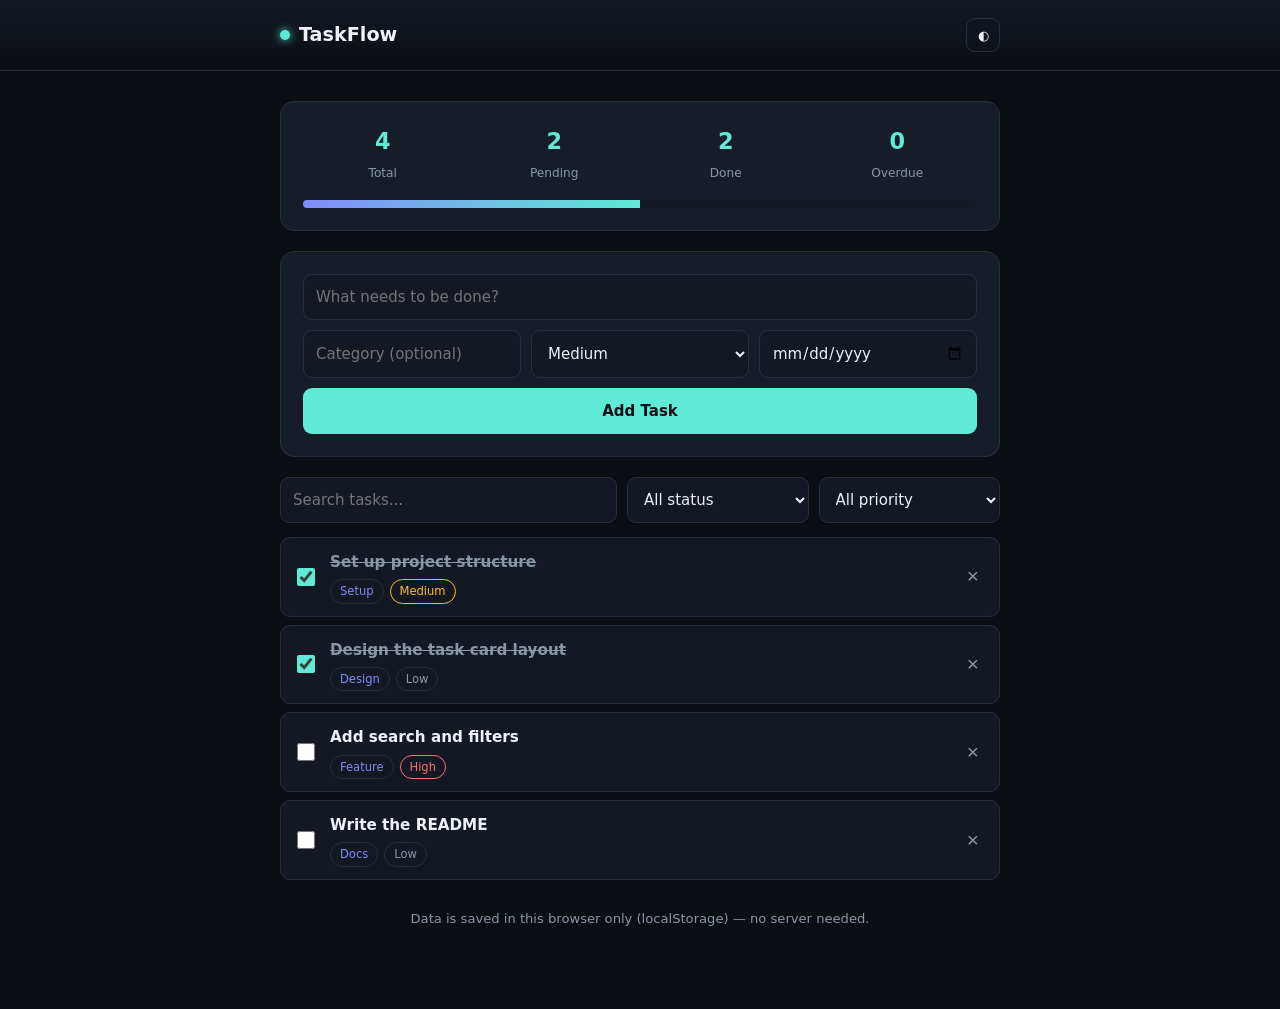
<file: index.html>
<!DOCTYPE html>
<html lang="en">
<head>
<meta charset="utf-8">
<meta name="viewport" content="width=device-width, initial-scale=1">
<title>TaskFlow — JavaScript Web Application</title>
<link rel="stylesheet" href="style.css">
</head>
<body>
<header><div class="w">
<div class="brand"><span class="dot"></span><h1>TaskFlow</h1></div>
<button class="theme-btn" id="themeBtn" aria-label="Toggle light or dark mode">◐</button>
</div></header>

<div class="w">
<div class="card">
<div class="stats">
  <div class="stat"><b id="statTotal">0</b><span>Total</span></div>
  <div class="stat"><b id="statPending">0</b><span>Pending</span></div>
  <div class="stat"><b id="statDone">0</b><span>Done</span></div>
  <div class="stat"><b id="statOverdue">0</b><span>Overdue</span></div>
</div>
<div class="progress"><i id="progressBar"></i></div>
</div>

<div class="card">
<form id="taskForm">
  <input name="title" placeholder="What needs to be done?" required maxlength="120">
  <div class="row">
    <input name="category" placeholder="Category (optional)" maxlength="40">
    <select name="priority" id="priority">
      <option>Low</option><option selected>Medium</option><option>High</option>
    </select>
    <input name="dueDate" type="date">
  </div>
  <button class="btn" type="submit">Add Task</button>
</form>
</div>

<div class="toolbar">
  <input type="text" id="search" placeholder="Search tasks...">
  <select id="statusFilter">
    <option value="all">All status</option>
    <option value="pending">Pending</option>
    <option value="done">Done</option>
  </select>
  <select id="priorityFilter">
    <option value="all">All priority</option>
    <option>Low</option><option>Medium</option><option>High</option>
  </select>
</div>

<div id="taskList"></div>

<footer>Data is saved in this browser only (localStorage) — no server needed.</footer>
</div>

<script src="script.js"></script>
</body>
</html>
</file>
<file: style.css>
:root{--bg:#0b0e13;--bg2:#131822;--card:#171d28;--line:#262f3d;--tx:#eef2f7;--mut:#8b96a5;--ac:#5eead4;--ac2:#818cf8;--err:#f87171;--warn:#fbbf24;--on:#0b0e13;
box-sizing:border-box}
:root[data-theme="light"]{--bg:#f5f7fa;--bg2:#eef1f6;--card:#fff;--line:#dbe1ea;--tx:#151b26;--mut:#5b6675;--ac:#0d9488;--ac2:#4f46e5;--err:#dc2626;--warn:#b45309;--on:#fff}
*{box-sizing:border-box}
body{margin:0;background:var(--bg);color:var(--tx);font:15px/1.6 system-ui,-apple-system,'Segoe UI',sans-serif;transition:background .25s,color .25s}
.w{max-width:760px;margin:0 auto;padding:30px 20px 60px}
header{border-bottom:1px solid var(--line);background:linear-gradient(180deg,var(--bg2),var(--bg))}
header .w{display:flex;justify-content:space-between;align-items:center;padding:18px 20px}
.brand{display:flex;align-items:center;gap:9px}
.dot{width:10px;height:10px;border-radius:50%;background:var(--ac);box-shadow:0 0 10px var(--ac)}
h1{font-size:1.2rem;margin:0}
.theme-btn{background:none;border:1px solid var(--line);color:var(--tx);width:34px;height:34px;border-radius:9px;cursor:pointer}
.theme-btn:hover{border-color:var(--ac)}
.card{background:var(--card);border:1px solid var(--line);border-radius:14px;padding:22px;margin-bottom:20px}
.stats{display:grid;grid-template-columns:repeat(4,1fr);gap:12px;margin-bottom:16px}
.stat{text-align:center}
.stat b{display:block;font-size:1.4rem;color:var(--ac)}
.stat span{color:var(--mut);font-size:.76rem}
.progress{height:8px;background:var(--bg2);border-radius:99px;overflow:hidden}
.progress i{display:block;height:100%;width:0;background:linear-gradient(90deg,var(--ac2),var(--ac));transition:width .4s}
form{display:grid;gap:10px}
.row{display:grid;grid-template-columns:1fr 1fr 1fr;gap:10px}
input,select{font:inherit;color:var(--tx);background:var(--bg2);border:1px solid var(--line);border-radius:9px;padding:10px 12px;width:100%}
input:focus,select:focus{outline:none;border-color:var(--ac)}
.btn{background:var(--ac);color:var(--on);border:none;border-radius:9px;padding:11px 20px;font:inherit;font-weight:600;cursor:pointer}
.btn:hover{opacity:.9}
.toolbar{display:flex;gap:10px;flex-wrap:wrap;margin-bottom:14px}
.toolbar input{flex:2;min-width:160px}
.toolbar select{flex:1;min-width:110px}
.task{display:flex;align-items:center;gap:12px;padding:12px;border:1px solid var(--line);border-radius:10px;margin-bottom:8px;background:var(--bg2)}
.task.done .title{text-decoration:line-through;color:var(--mut)}
.task .chk{width:18px;height:18px;accent-color:var(--ac);flex-shrink:0}
.task .body{flex:1;min-width:0}
.title{font-weight:600;font-size:.95rem}
.meta{display:flex;gap:6px;flex-wrap:wrap;margin-top:5px}
.badge{font-size:.72rem;padding:2px 9px;border-radius:99px;border:1px solid var(--line);color:var(--mut)}
.badge.cat{color:var(--ac2)}
.pri-Low{color:var(--mut)}
.pri-Medium{color:var(--warn);border-color:var(--warn)}
.pri-High{color:var(--err);border-color:var(--err)}
.due{font-size:.72rem;color:var(--mut)}
.due.overdue{color:var(--err);font-weight:600}
.del{background:none;border:none;color:var(--mut);font-size:1.3rem;cursor:pointer;line-height:1;padding:4px 8px}
.del:hover{color:var(--err)}
.empty{color:var(--mut);text-align:center;padding:20px 0}
footer{text-align:center;color:var(--mut);font-size:.82rem;padding:20px 0}
@media(max-width:560px){.row{grid-template-columns:1fr}.stats{grid-template-columns:repeat(2,1fr);gap:16px}}
</file>
